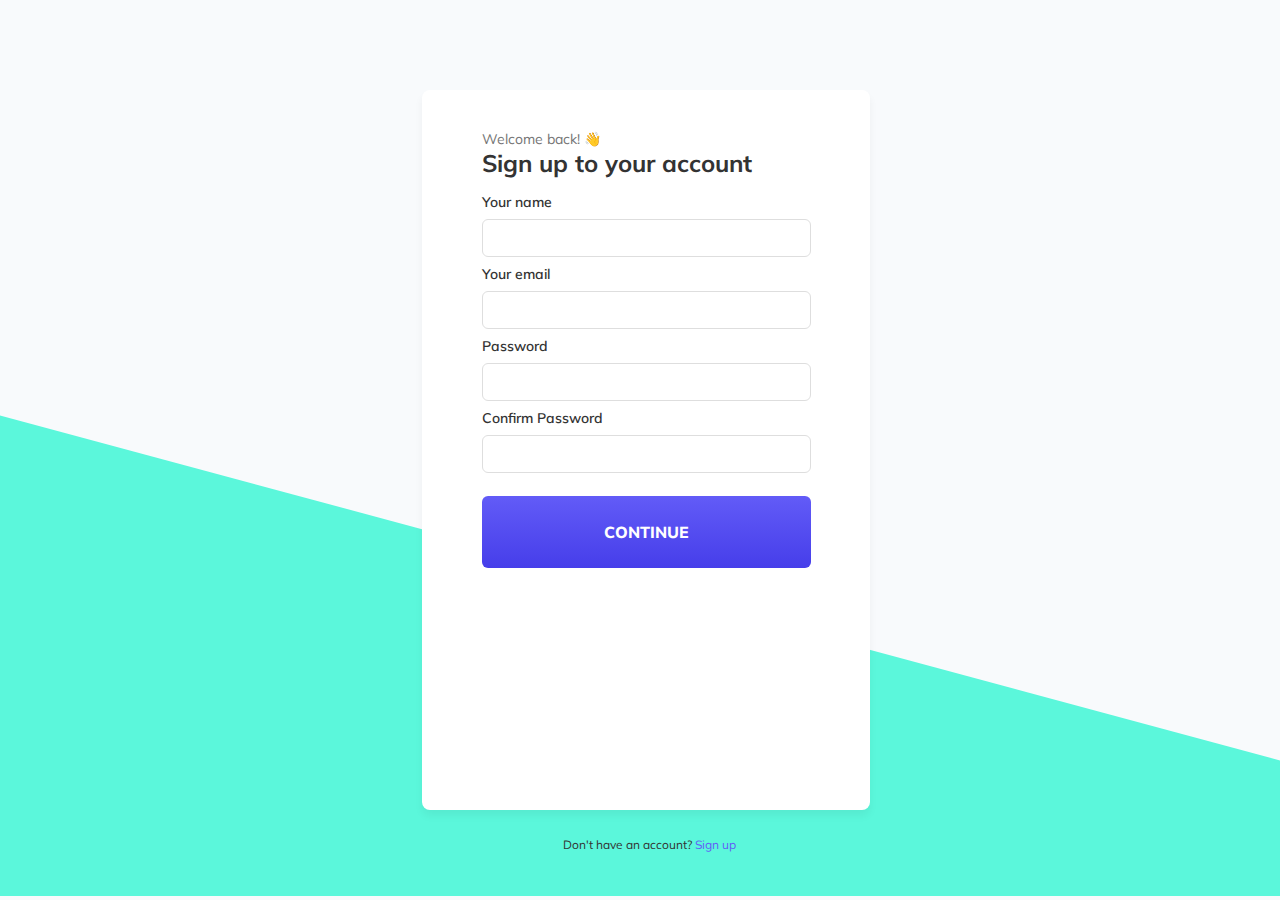
<file: index.html>
<!DOCTYPE html>
<html lang="en">

<head>
    <meta charset="UTF-8">
    <meta name="viewport" content="width=device-width, initial-scale=1.0">
    <title>Sign-Up Page</title>
    <link rel="stylesheet" href="style.css">
</head>

<body>

    <div class="container">
        <div class="image-section">
            <svg xmlns="http://www.w3.org/2000/svg" width="1280" height="487" viewBox="0 0 1280 487" fill="none">
                <path d="M-24 0L1280 351.443V487H-24V0Z" fill="#5BF7DB" />
            </svg>
        </div>

        <!--  main Screen -->
        <div class="main-section">
            <div>
                <p class="welcome">Welcome back! 👋</p>
                <p class="sign-up">Sign up to your account</p>
            </div>

            <div class="form">
                <div class="input-body">
                    <p class="input-header">Your name</p>
                    <div><input type="text" id="name"></div>
                </div>
    
                <div class="input-body">
                    <p class="input-header">Your email</p>
                    <div><input type="email" id="email"></div>
                </div>
    
                <div class="input-body">
                    <p class="input-header">Password</p>
                    <div><input type="password" id="password"></div>
                </div>
    
                <div class="input-body">
                    <p class="input-header">Confirm Password</p>
                    <div><input type="password" id="confirmation-password"></div>
                </div>    
            </div>
            
            <button id="submit">CONTINUE</button>

            <div class="message" id="message"></div>
        </div>

        <div class="account" id="new-account">
            <div class="no-account">Don't have an account?&nbsp;</div>
            <div class="sign">Sign up</div>
        </div>
    </div>

    <script src="script.js"></script>
</body>

</html>
</file>
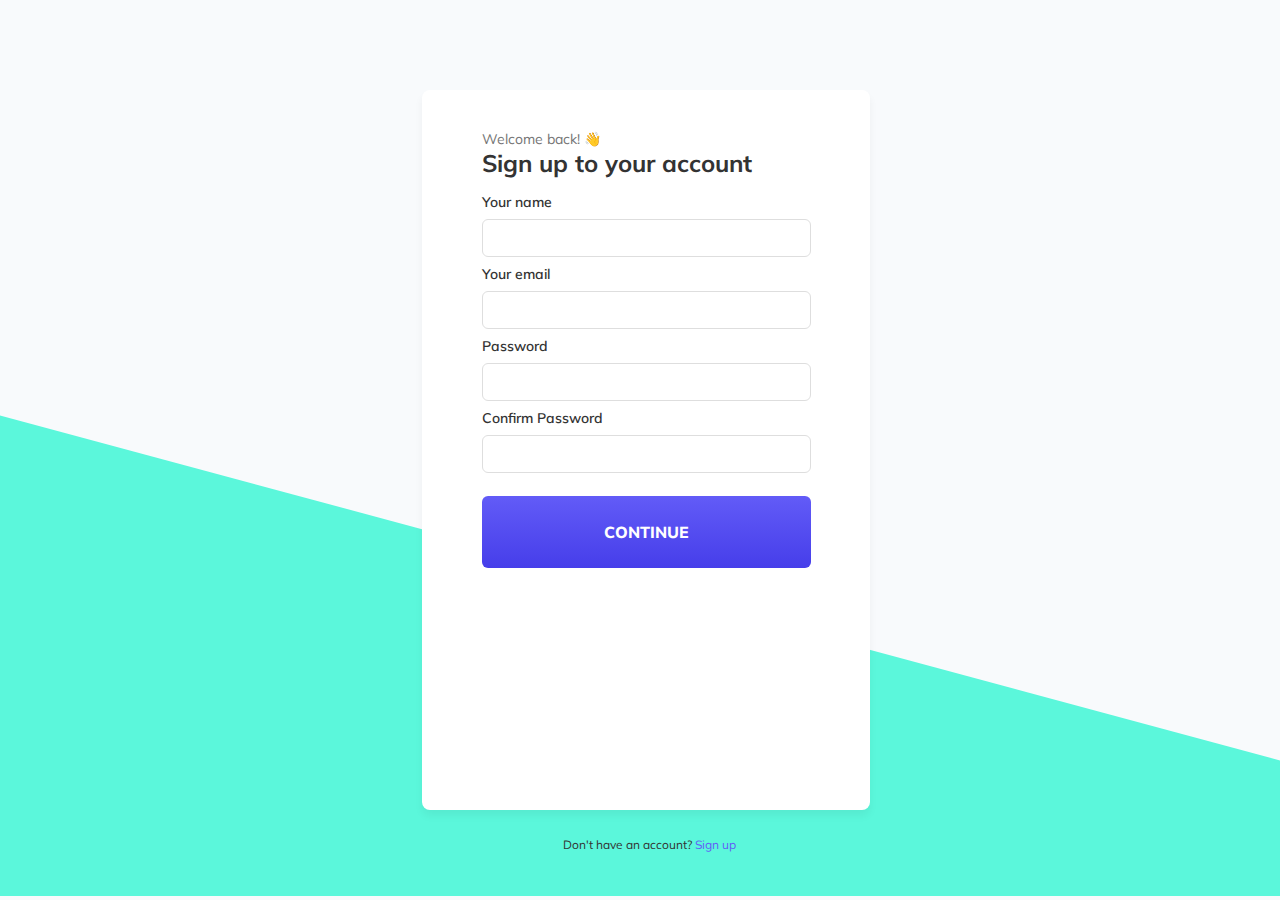
<file: profile.html>
<!DOCTYPE html>
<html lang="en">

<head>
    <meta charset="UTF-8">
    <meta name="viewport" content="width=device-width, initial-scale=1.0">
    <title>Profile</title>
    <link rel="stylesheet" href="style.css">
</head>

<body>
    <div class="container">
        <div class="image-section">
            <svg xmlns="http://www.w3.org/2000/svg" width="1280" height="487" viewBox="0 0 1280 487" fill="none">
                <path d="M-24 0L1280 351.443V487H-24V0Z" fill="#5BF7DB" />
            </svg>
        </div>

        <div class="successful-message">Signup Successful!</div>

        <!--  main Screen -->
        <div class="profile-main-section">

            <div class="head-section">
                <div class="profile-tag">Profile</div>

                <div class="profile-image">
                    <svg xmlns="http://www.w3.org/2000/svg" width="41" height="42" viewBox="0 0 41 42" fill="none">
                        <path
                            d="M20.6668 38.6667C30.5159 38.6667 38.5002 30.6824 38.5002 20.8333C38.5002 10.9843 30.5159 3 20.6668 3C10.8178 3 2.8335 10.9843 2.8335 20.8333C2.8335 30.6824 10.8178 38.6667 20.6668 38.6667Z"
                            stroke="#625BF7" stroke-width="5" stroke-linecap="round" stroke-linejoin="round" />
                    </svg>
    
                    <svg xmlns="http://www.w3.org/2000/svg" width="77" height="32" viewBox="0 0 77 32" fill="none">
                        <path
                            d="M74.3333 29.25V20.3333C74.3333 15.6036 72.4545 11.0677 69.1101 7.72327C65.7657 4.37887 61.2297 2.5 56.5 2.5H20.8333C16.1036 2.5 11.5677 4.37887 8.22326 7.72327C4.87886 11.0677 3 15.6036 3 20.3333V29.25"
                            stroke="#625BF7" stroke-width="5" stroke-linecap="round" stroke-linejoin="round" />
                    </svg>
                </div>
            </div>
            

            <div class="form-display">
                <div id="name"></div>
                <div id="email"></div>
                <div id="token"></div>
                <div id="password"></div>
            </div>

            <button id="logout">Logout</button>
        </div>
    </div>

    <script src="profileScript.js"></script>
</body>

</html>
</file>
<file: style.css>
@import url('https://fonts.googleapis.com/css?family=Mulish');

* {
    margin: 0;
    padding: 0;
    box-sizing: border-box;
    font-family: 'Mulish';
}

.container {
    position: relative;
    background-color: #F8FAFC;
    width: 100vw;
    height: 100vh;
}

.image-section {
    position: absolute;
    z-index: 1;
    bottom: 0;
    width: 100%;
}

.image-section>svg {
    width: 100%;
    height: 100%;
}

.main-section {

    top: 10vh;
    left: 33vw;

    width: 35vw;
    height: 80vh;
    border-radius: 8px;
    background: #FFF;
    box-shadow: 0px 6px 8px 0px rgba(0, 0, 0, 0.05);
    z-index: 2;

    position: absolute;
    display: flex;
    flex-direction: column;
    align-items: flex-start;
    margin-inline: auto;

    padding: 40px 60px 0px 60px;

}

.welcome {
    color: #757575;
    font-size: 14px;
    font-style: normal;
    font-weight: 400;
    line-height: normal;
}

.sign-up {
    color: #333;
    font-size: 24px;
    font-style: normal;
    font-weight: 700;
    line-height: normal;
}

.form {
    margin: 15px 0px;
}

.input-header {
    color: #333;
    font-size: 14px;
    font-style: normal;
    font-weight: 600;
    line-height: normal;
}

input {
    border: none;
    outline: none;
}

.input-body>div {
    margin: 8px 0px;
    display: flex;
    width: 25.7vw;
    height: 38px;
    padding: 0px 10px;

    border-radius: 6px;
    border: 1px solid #DEDEDE;
}

.input-body>div:focus-within {
    border: 1px solid #625BF7;
}

.input-body>div>input {
    width: 100%;
    height: 100%;
    font-size: 16px;
    background: transparent;
}

button {
    border: none;
    outline: none;
    cursor: pointer;

    display: flex;
    width: 25.7vw;
    height: 8vh;
    padding: 20px 14px;
    justify-content: center;
    align-items: center;
    border-radius: 6px;
    background: linear-gradient(180deg, #625BF7 0%, #463EEA 100%);

    color: #FFF;
    font-size: 16px;
    font-style: normal;
    font-weight: 800;
    line-height: 18px;
    text-transform: uppercase;
    transition: all 0.1s ease-in;
}

button:active {
    scale: 95%;
}

.message {
    display: flex;
    width: 25.7vw;
    height: 8vh;
    flex-direction: column;
    justify-content: center;
    flex-shrink: 0;

    color: #625BF7;
    text-align: center;
    font-size: 18px;
    font-style: normal;
    font-weight: 700;
    line-height: normal;
}

.account {
    display: flex;
    align-items: center;
    justify-content: center;
    position: absolute;
    z-index: 2;
    top: 93vh;
    left: 44vw;

    font-size: 12px;
    cursor: pointer;
}

.no-account {

    color: #333;
    font-style: normal;
    font-weight: 400;
    line-height: normal;
}

.sign {
    color: #625BF7;
    font-style: normal;
    font-weight: 400;
    line-height: normal;
}

.profile-main-section {

    top: 10vh;
    left: 33vw;

    width: 35vw;
    height: 80vh;
    border-radius: 8px;
    background: #FFF;
    box-shadow: 0px 6px 8px 0px rgba(0, 0, 0, 0.05);
    z-index: 2;

    position: absolute;
    display: flex;
    flex-direction: column;
    justify-content: space-between;
    align-items: center;
    margin-inline: auto;

    padding: 40px 60px 40px 60px;

}

.head-section {
    display: flex;
    flex-direction: column;
    align-items: center;
    gap: 1rem;
}

.profile-tag {
    display: flex;
    width: 340px;
    height: 37px;
    flex-direction: column;
    justify-content: center;
    flex-shrink: 0;

    color: #333;
    text-align: center;
    font-size: 24px;
    font-style: normal;
    font-weight: 700;
    line-height: normal;
}

.profile-image {
    display: flex;
    flex-direction: column;
    align-items: center;
    justify-content: center;
    gap: 0.8rem;
}

.form-display {
    display: flex;
    flex-direction: column;
    align-items: center;
    justify-content: space-between;
    margin-inline: auto;

    color: #333;
    text-align: center;
    font-size: 18px;
    font-style: normal;
    font-weight: 400;
    line-height: normal;

    gap: 1rem;
}

.successful-message {
    position: absolute;
    z-index: 2;
    color: #625BF7;
    text-align: center;
    font-size: 24px;
    font-style: normal;
    font-weight: 700;
    line-height: normal;

    top: 2vh;
    left: 43vw;
}

@media screen and (min-width: 810px) and (max-width: 1075px) {

    .main-section {

        top: 10vh;
        left: 25vw;
    
        width: 50vw;
        height: 80vh;
        border-radius: 8px;
        background: #FFF;
        box-shadow: 0px 6px 8px 0px rgba(0, 0, 0, 0.05);
        z-index: 2;
    
        position: absolute;
        display: flex;
        flex-direction: column;
        align-items: flex-start;
        margin-inline: auto;
    
        padding: 30px 40px 0px 30px;
    }
    
    .welcome {
        color: #757575;
        font-size: 12px;
        font-style: normal;
        font-weight: 400;
        line-height: normal;
    }
    
    .sign-up {
        color: #333;
        font-size: 18px;
        font-style: normal;
        font-weight: 700;
        line-height: normal;
    }
    
    .form {
        margin: 15px 0px;
    }
    
    .input-header {
        color: #333;
        font-size: 12px;
        font-style: normal;
        font-weight: 600;
        line-height: normal;
    }
    
    input {
        border: none;
        outline: none;
    }
    
    .input-body>div {
        margin: 8px 0px;
        display: flex;
        width: 43vw;
        height: 36px;
        padding: 0px 10px;
    
        border-radius: 6px;
        border: 1px solid #DEDEDE;
    }
    
    .input-body>div:focus-within {
        border: 1px solid #625BF7;
    }
    
    .input-body>div>input {
        width: 100%;
        height: 100%;
        font-size: 16px;
    }
    
    button {
        border: none;
        outline: none;
        cursor: pointer;
    
        display: flex;
        width: 43vw;
        height: 8vh;
        padding: 20px 14px;
        justify-content: center;
        align-items: center;
        border-radius: 6px;
        background: linear-gradient(180deg, #625BF7 0%, #463EEA 100%);
    
        color: #FFF;
        font-size: 12px;
        font-style: normal;
        font-weight: 800;
        line-height: 18px;
        text-transform: uppercase;
        transition: all 0.1s ease-in;
    }
    
    button:active {
        scale: 95%;
    }
    
    .message {
        display: flex;
        width: 50vw;
        height: 8vh;
        flex-direction: column;
        justify-content: center;
        flex-shrink: 0;
    
        color: #625BF7;
        text-align: center;
        font-size: 14px;
        font-style: normal;
        font-weight: 700;
        line-height: normal;
    }
    
    .account {
        display: flex;
        align-items: center;
        justify-content: center;
        position: absolute;
        z-index: 2;
        top: 93vh;
        left: 44vw;
    
        font-size: 12px;
        cursor: pointer;
    }

    .profile-main-section {

        top: 10vh;
        left: 25vw;
    
        width: 50vw;
        height: 80vh;
        border-radius: 8px;
        background: #FFF;
        box-shadow: 0px 6px 8px 0px rgba(0, 0, 0, 0.05);
        z-index: 2;
    
        position: absolute;
        display: flex;
        flex-direction: column;
        justify-content: space-between;
        align-items: center;
        margin-inline: auto;
    
        padding: 30px 40px 30px 30px;
    
    }
}

@media screen and (min-width: 0px) and (max-width: 810px) {

    .main-section {

        top: 10vh;
        left: 25vw;
    
        width: 50vw;
        height: 80vh;
        border-radius: 8px;
        background: #FFF;
        box-shadow: 0px 6px 8px 0px rgba(0, 0, 0, 0.05);
        z-index: 2;
    
        position: absolute;
        display: flex;
        flex-direction: column;
        align-items: flex-start;
        margin-inline: auto;

        padding: 20px 40px 20px 25px;
    }
    
    .welcome {
        color: #757575;
        font-size: 12px;
        font-style: normal;
        font-weight: 400;
        line-height: normal;
    }
    
    .sign-up {
        color: #333;
        font-size: 18px;
        font-style: normal;
        font-weight: 700;
        line-height: normal;
    }
    
    .form {
        margin: 15px 0px;
    }
    
    .input-header {
        color: #333;
        font-size: 12px;
        font-style: normal;
        font-weight: 600;
        line-height: normal;
    }
    
    input {
        border: none;
        outline: none;
    }
    
    .input-body>div {
        margin: 8px 0px;
        display: flex;
        width: 43vw;
        height: 36px;
        padding: 0px 10px;
    
        border-radius: 6px;
        border: 1px solid #DEDEDE;
    }
    
    .input-body>div:focus-within {
        border: 1px solid #625BF7;
    }
    
    .input-body>div>input {
        width: 100%;
        height: 100%;
        font-size: 16px;
    }
    
    button {
        border: none;
        outline: none;
        cursor: pointer;
    
        display: flex;
        width: 43vw;
        height: 8vh;
        padding: 20px 14px;
        justify-content: center;
        align-items: center;
        border-radius: 6px;
        background: linear-gradient(180deg, #625BF7 0%, #463EEA 100%);
    
        color: #FFF;
        font-size: 12px;
        font-style: normal;
        font-weight: 800;
        line-height: 18px;
        text-transform: uppercase;
        transition: all 0.1s ease-in;
    }
    
    button:active {
        scale: 95%;
    }
    
    .message {
        display: flex;
        width: 50vw;
        height: 8vh;
        flex-direction: column;
        justify-content: center;
        flex-shrink: 0;
    
        color: #625BF7;
        text-align: center;
        font-size: 14px;
        font-style: normal;
        font-weight: 700;
        line-height: normal;
    }
    
    .account {
        display: flex;
        align-items: center;
        justify-content: center;
        position: absolute;
        z-index: 2;
        top: 93vh;
        left: 35vw;
    
        font-size: 12px;
        cursor: pointer;
    }

    .profile-main-section {

        top: 10vh;
        left: 25vw;
    
        width: 50vw;
        height: 80vh;
        border-radius: 8px;
        background: #FFF;
        box-shadow: 0px 6px 8px 0px rgba(0, 0, 0, 0.05);
        z-index: 2;
    
        position: absolute;
        display: flex;
        flex-direction: column;
        justify-content: space-between;
        align-items: center;
        margin-inline: auto;
    
        padding: 20px 40px 20px 25px;
    
    }

    .head-section {
        display: flex;
        flex-direction: column;
        align-items: center;
        gap: 1rem;
    }
    
    .profile-tag {
        display: flex;
        width: 340px;
        height: 37px;
        flex-direction: column;
        justify-content: center;
        flex-shrink: 0;
    
        color: #333;
        text-align: center;
        font-size: 22px;
        font-style: normal;
        font-weight: 700;
        line-height: normal;
    }
    
    .profile-image {
        display: flex;
        flex-direction: column;
        align-items: center;
        justify-content: center;
        gap: 0.8rem;
    }
    
    .form-display {
        display: flex;
        flex-direction: column;
        align-items: center;
        justify-content: space-between;
        margin-inline: auto;
    
        color: #333;
        text-align: center;
        font-size: 16px;
        font-style: normal;
        font-weight: 400;
        line-height: normal;
    
        gap: 1rem;
    }
    
    .successful-message {
        position: absolute;
        z-index: 2;
        color: #625BF7;
        text-align: center;
        font-size: 22px;
        font-style: normal;
        font-weight: 700;
        line-height: normal;
    
        top: 2vh;
        left: 35vw;
    }
}
</file>
